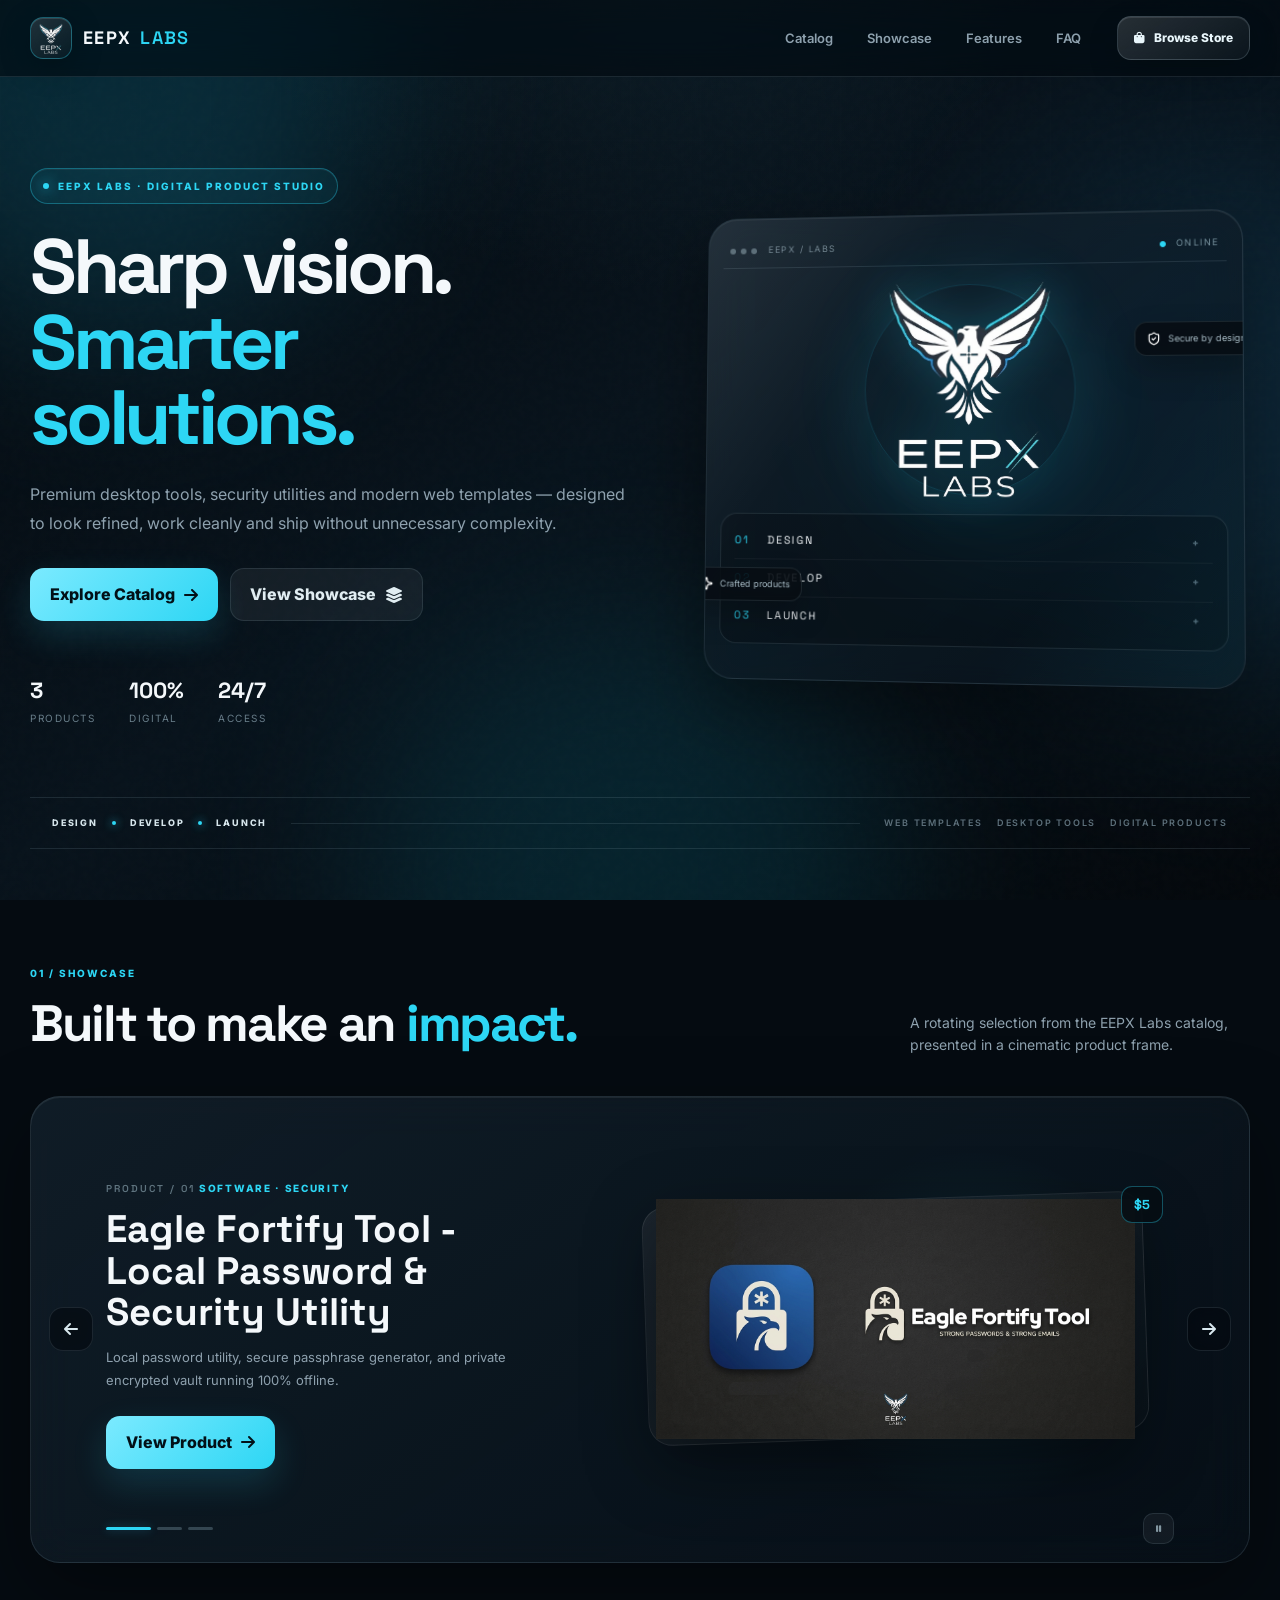
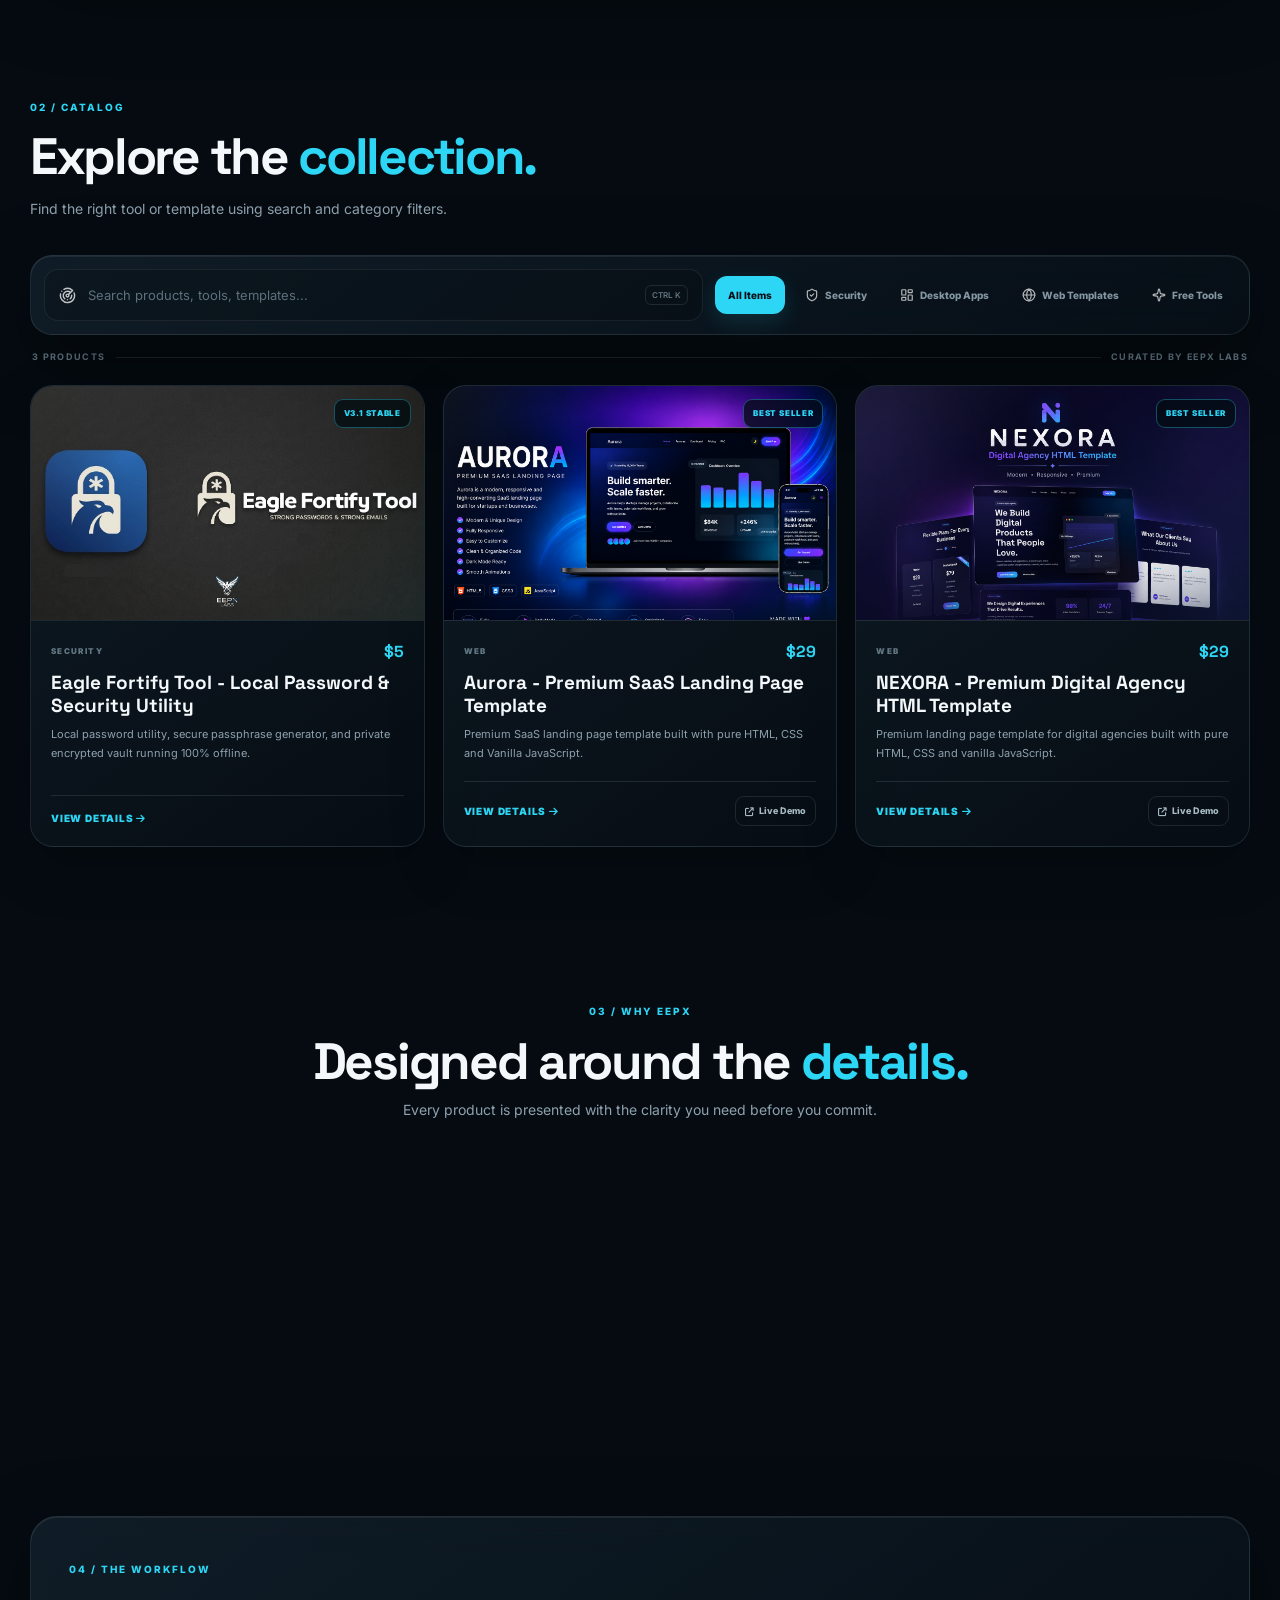
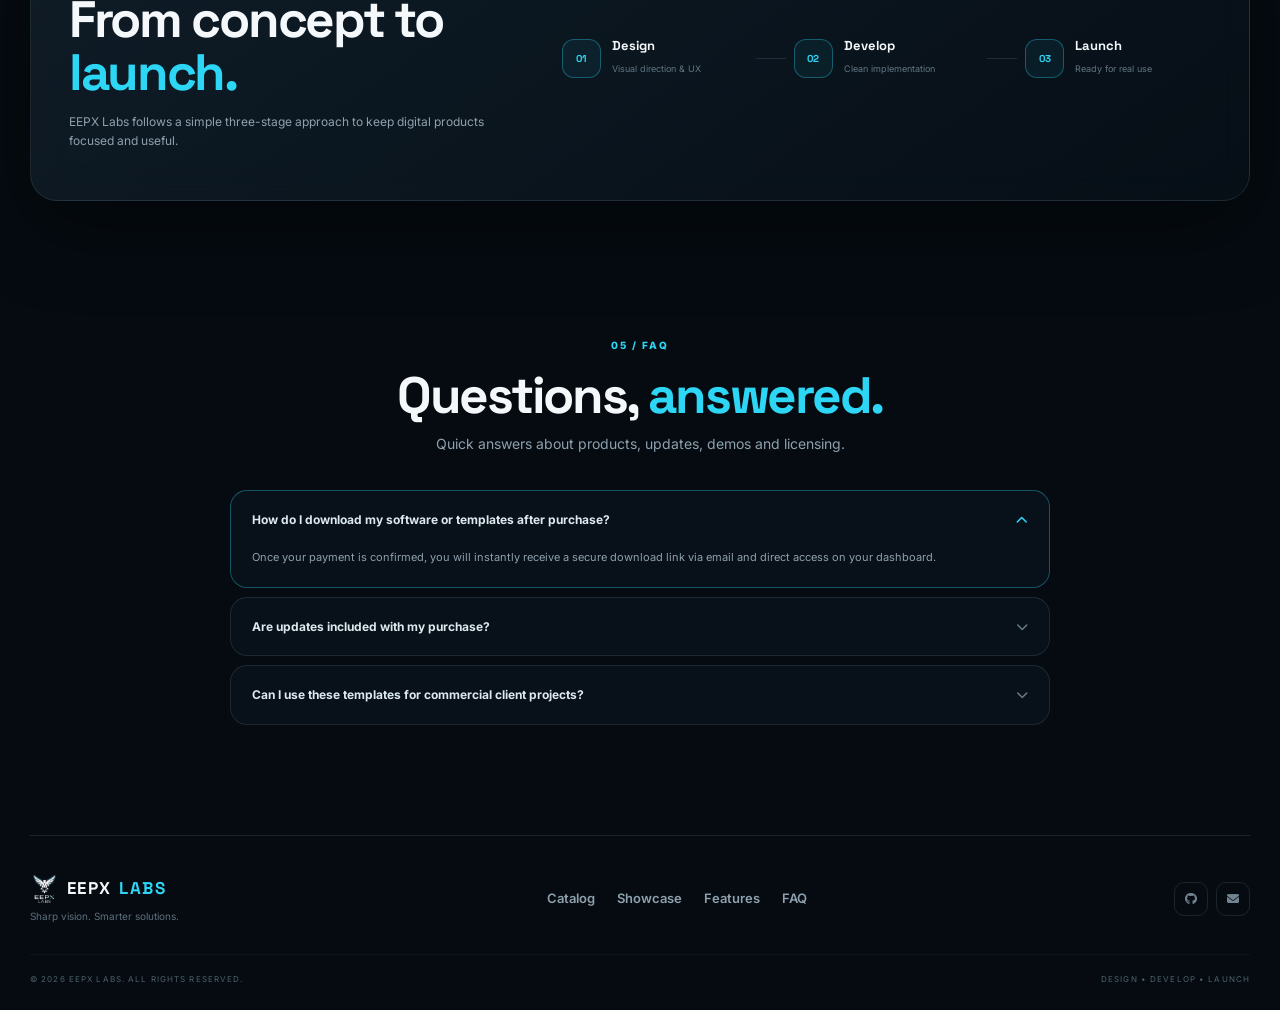
<file: index.html>
<!DOCTYPE html>
<html lang="en" dir="ltr">
<head>
    <meta charset="UTF-8">
    <meta name="viewport" content="width=device-width, initial-scale=1.0">
    <title>EEPX Labs | Digital Products & Web Templates</title>
    <meta name="description" content="EEPX Labs — premium software, desktop tools and web templates.">
    <meta name="theme-color" content="#07111a">
    <link rel="icon" type="image/png" href="favicon.png">
    <link rel="preconnect" href="https://fonts.googleapis.com">
    <link rel="preconnect" href="https://fonts.gstatic.com" crossorigin>
    <link href="https://fonts.googleapis.com/css2?family=Inter:wght@300;400;500;600;700;800;900&family=Space+Grotesk:wght@400;500;600;700&display=swap" rel="stylesheet">
    <link rel="stylesheet" href="https://cdnjs.cloudflare.com/ajax/libs/font-awesome/6.4.0/css/all.min.css">
    <link rel="stylesheet" href="style.css">
</head>
<body>
    <div class="ambient-bg" aria-hidden="true">
        <span class="ambient-orb orb-a"></span>
        <span class="ambient-orb orb-b"></span>
        <span class="ambient-orb orb-c"></span>
        <span class="grid-overlay"></span>
        <span class="noise-overlay"></span>
    </div>

    <div class="site-shell">
        <header class="site-header" id="site-header">
            <div class="nav-wrap">
                <a href="#" class="brand" aria-label="EEPX Labs home">
                    <span class="brand-mark"><img src="logo_darkmode.png" alt=""></span>
                    <span class="brand-word">EEPX <b>LABS</b></span>
                </a>

                <nav class="desktop-nav" aria-label="Main navigation">
                    <a href="#store">Catalog</a>
                    <a href="#showcase">Showcase</a>
                    <a href="#features">Features</a>
                    <a href="#faq">FAQ</a>
                </nav>

                <div class="nav-actions">
                    <a href="#store" class="metal-button small">
                        <i class="fa-solid fa-bag-shopping"></i>
                        <span>Browse Store</span>
                    </a>
                    <button class="mobile-menu-button" id="mobile-menu-button" aria-label="Open menu" aria-expanded="false">
                        <i class="fa-solid fa-bars"></i>
                    </button>
                </div>
            </div>

            <nav class="mobile-nav" id="mobile-nav">
                <a href="#store">Catalog</a>
                <a href="#showcase">Showcase</a>
                <a href="#features">Features</a>
                <a href="#faq">FAQ</a>
            </nav>
        </header>

        <main>
            <section class="hero-section">
                <div class="hero-copy reveal">
                    <div class="eyebrow"><span class="status-dot"></span> EEPX LABS · DIGITAL PRODUCT STUDIO</div>
                    <h1>Sharp vision.<br><span>Smarter solutions.</span></h1>
                    <p>Premium desktop tools, security utilities and modern web templates — designed to look refined, work cleanly and ship without unnecessary complexity.</p>

                    <div class="hero-actions">
                        <a href="#store" class="primary-button">
                            Explore Catalog <i class="fa-solid fa-arrow-right"></i>
                        </a>
                        <a href="#showcase" class="secondary-button">
                            View Showcase <i class="fa-solid fa-layer-group"></i>
                        </a>
                    </div>

                    <div class="hero-metrics">
                        <div><strong id="product-count">0</strong><span>Products</span></div>
                        <div><strong>100%</strong><span>Digital</span></div>
                        <div><strong>24/7</strong><span>Access</span></div>
                    </div>
                </div>

                <div class="hero-visual reveal delay-1">
                    <div class="hero-glow"></div>
                    <div class="hero-frame glass-panel">
                        <div class="window-bar">
                            <div class="window-dots"><i></i><i></i><i></i></div>
                            <span>EEPX / LABS</span>
                            <span class="window-status"><i class="fa-solid fa-circle"></i> ONLINE</span>
                        </div>

                        <div class="hero-eagle">
                            <img src="logo_darkmode.png" alt="EEPX Labs">
                        </div>

                        <div class="hero-console">
                            <div class="console-line"><span class="cyan">01</span><span>DESIGN</span><b>+</b></div>
                            <div class="console-line"><span class="cyan">02</span><span>DEVELOP</span><b>+</b></div>
                            <div class="console-line"><span class="cyan">03</span><span>LAUNCH</span><b>+</b></div>
                        </div>

                        <div class="floating-chip chip-top"><img src="assets/shield-check.svg" alt=""> Secure by design</div>
                        <div class="floating-chip chip-bottom"><img src="assets/sparkle.svg" alt=""> Crafted products</div>
                    </div>
                </div>
            </section>

            <section class="trust-strip">
                <span>DESIGN</span><i></i><span>DEVELOP</span><i></i><span>LAUNCH</span>
                <em></em>
                <span class="muted">WEB TEMPLATES</span><span class="muted">DESKTOP TOOLS</span><span class="muted">DIGITAL PRODUCTS</span>
            </section>

            <section class="section showcase-section" id="showcase">
                <div class="section-heading split-heading">
                    <div>
                        <span class="section-kicker">01 / SHOWCASE</span>
                        <h2>Built to make an <span>impact.</span></h2>
                    </div>
                    <p>A rotating selection from the EEPX Labs catalog, presented in a cinematic product frame.</p>
                </div>

                <div class="showcase-slider glass-panel" id="showcase-slider">
                    <div class="showcase-track" id="showcase-track"></div>
                    <button class="slider-arrow slider-prev" id="slider-prev" aria-label="Previous slide"><i class="fa-solid fa-arrow-left"></i></button>
                    <button class="slider-arrow slider-next" id="slider-next" aria-label="Next slide"><i class="fa-solid fa-arrow-right"></i></button>
                    <div class="slider-controls">
                        <div class="slider-dots" id="slider-dots"></div>
                        <button class="autoplay-toggle" id="autoplay-toggle" aria-label="Pause slider"><i class="fa-solid fa-pause"></i></button>
                    </div>
                </div>
            </section>

            <section class="section catalog-section" id="store">
                <div class="section-heading">
                    <span class="section-kicker">02 / CATALOG</span>
                    <h2>Explore the <span>collection.</span></h2>
                    <p>Find the right tool or template using search and category filters.</p>
                </div>

                <div class="catalog-toolbar glass-panel">
                    <div class="search-field">
                        <img src="assets/radar.svg" alt="">
                        <input type="search" id="search-input" placeholder="Search products, tools, templates..." autocomplete="off">
                        <kbd>CTRL K</kbd>
                    </div>

                    <div class="filter-scroll" id="filter-container">
                        <button class="filter-btn active" data-filter="all">All Items</button>
                        <button class="filter-btn" data-filter="security"><img src="assets/shield-check.svg" alt=""> Security</button>
                        <button class="filter-btn" data-filter="desktop"><img src="assets/layout-dashboard.svg" alt=""> Desktop Apps</button>
                        <button class="filter-btn" data-filter="web"><img src="assets/globe.svg" alt=""> Web Templates</button>
                        <button class="filter-btn" data-filter="free-tools"><img src="assets/sparkle.svg" alt=""> Free Tools</button>
                    </div>
                </div>

                <div class="catalog-meta">
                    <span id="results-count">0 products</span>
                    <span class="catalog-line"></span>
                    <span>Curated by EEPX Labs</span>
                </div>

                <div id="products-grid" class="products-grid"></div>
            </section>

            <section class="section features-section" id="features">
                <div class="section-heading center">
                    <span class="section-kicker">03 / WHY EEPX</span>
                    <h2>Designed around the <span>details.</span></h2>
                    <p>Every product is presented with the clarity you need before you commit.</p>
                </div>

                <div class="features-grid">
                    <article class="feature-card glass-panel reveal">
                        <div class="feature-icon"><img src="assets/clipboard-check.svg" alt=""></div>
                        <span class="feature-index">01</span>
                        <h3>Clean & Practical</h3>
                        <p>Structured files, understandable interfaces and focused functionality without unnecessary layers.</p>
                    </article>
                    <article class="feature-card glass-panel reveal delay-1">
                        <div class="feature-icon"><img src="assets/shield-check.svg" alt=""></div>
                        <span class="feature-index">02</span>
                        <h3>Privacy Minded</h3>
                        <p>Products are built with transparent behavior and clear product information at the center.</p>
                    </article>
                    <article class="feature-card glass-panel reveal delay-2">
                        <div class="feature-icon"><img src="assets/eye.svg" alt=""></div>
                        <span class="feature-index">03</span>
                        <h3>Preview Before You Buy</h3>
                        <p>Explore dedicated product pages and live demos where available before making a decision.</p>
                    </article>
                    <article class="feature-card glass-panel reveal">
                        <div class="feature-icon"><img src="assets/download.svg" alt=""></div>
                        <span class="feature-index">04</span>
                        <h3>Digital Delivery</h3>
                        <p>Digital products are designed for a straightforward workflow from purchase to download.</p>
                    </article>
                </div>
            </section>

            <section class="section workflow-section">
                <div class="workflow-card glass-panel">
                    <div class="workflow-copy">
                        <span class="section-kicker">04 / THE WORKFLOW</span>
                        <h2>From concept to <span>launch.</span></h2>
                        <p>EEPX Labs follows a simple three-stage approach to keep digital products focused and useful.</p>
                    </div>
                    <div class="workflow-steps">
                        <div class="workflow-step"><span>01</span><div><b>Design</b><small>Visual direction & UX</small></div></div>
                        <div class="workflow-connector"></div>
                        <div class="workflow-step"><span>02</span><div><b>Develop</b><small>Clean implementation</small></div></div>
                        <div class="workflow-connector"></div>
                        <div class="workflow-step"><span>03</span><div><b>Launch</b><small>Ready for real use</small></div></div>
                    </div>
                </div>
            </section>

            <section class="section faq-section" id="faq">
                <div class="section-heading center">
                    <span class="section-kicker">05 / FAQ</span>
                    <h2>Questions, <span>answered.</span></h2>
                    <p>Quick answers about products, updates, demos and licensing.</p>
                </div>
                <div class="faq-list" id="faq-container"></div>
            </section>
        </main>

        <footer class="site-footer">
            <div class="footer-main">
                <div>
                    <a href="#" class="footer-brand"><img src="logo_darkmode.png" alt=""> EEPX <span>LABS</span></a>
                    <p>Sharp vision. Smarter solutions.</p>
                </div>
                <div class="footer-links">
                    <a href="#store">Catalog</a>
                    <a href="#showcase">Showcase</a>
                    <a href="#features">Features</a>
                    <a href="#faq">FAQ</a>
                </div>
                <div class="footer-social">
                    <a href="https://github.com" target="_blank" rel="noopener" aria-label="GitHub"><i class="fa-brands fa-github"></i></a>
                    <a href="mailto:contact@eepxlabs.com" aria-label="Email"><i class="fa-solid fa-envelope"></i></a>
                </div>
            </div>
            <div class="footer-bottom">
                <span>© 2026 EEPX Labs. All rights reserved.</span>
                <span>DESIGN • DEVELOP • LAUNCH</span>
            </div>
        </footer>
    </div>

    <div class="quick-modal" id="product-modal" aria-hidden="true">
        <div class="modal-backdrop" id="modal-backdrop"></div>
        <div class="modal-card" id="modal-content" role="dialog" aria-modal="true">
            <button class="modal-close" id="close-modal-btn" aria-label="Close"><i class="fa-solid fa-xmark"></i></button>
            <div id="modal-body"></div>
        </div>
    </div>

    <button class="back-to-top" id="back-to-top" aria-label="Back to top"><i class="fa-solid fa-arrow-up"></i></button>

    <script src="products.js"></script>
    <script src="script.js"></script>
</body>
</html>
</file>
<file: style.css>
/* =========================================================
   EEPX LABS — Modern Glass / Metallic Design System
   ========================================================= */

:root {
    --bg: #050b11;
    --bg-soft: #09131c;
    --panel: rgba(13, 24, 34, .68);
    --panel-strong: rgba(11, 21, 30, .88);
    --line: rgba(164, 190, 207, .14);
    --line-bright: rgba(45, 214, 244, .34);
    --text: #f4f8fb;
    --muted: #8ea1ae;
    --cyan: #2dd6f4;
    --cyan-soft: rgba(45, 214, 244, .13);
    --shadow: 0 28px 80px rgba(0, 0, 0, .38);
    --radius: 24px;
    --max: 1220px;
}

* { box-sizing: border-box; }
html { scroll-behavior: smooth; scroll-padding-top: 92px; }
body {
    margin: 0;
    font-family: Inter, sans-serif;
    color: var(--text);
    background: var(--bg);
    overflow-x: hidden;
    line-height: 1.6;
}
body.modal-open { overflow: hidden; }
a { color: inherit; text-decoration: none; }
button, input { font: inherit; }
button { border: 0; cursor: pointer; }

.ambient-bg { position: fixed; inset: 0; z-index: -2; overflow: hidden; background:
    radial-gradient(circle at 50% -15%, rgba(40, 93, 115, .24), transparent 35%),
    linear-gradient(145deg, #03080d 0%, #07121b 48%, #03070b 100%);
}
.ambient-orb { position: absolute; width: 42vw; height: 42vw; border-radius: 50%; filter: blur(90px); opacity: .28; }
.orb-a { top: -22%; left: -12%; background: #117b9a; animation: floatOrb 12s ease-in-out infinite; }
.orb-b { right: -18%; top: 18%; background: #185b82; animation: floatOrb 15s ease-in-out infinite reverse; }
.orb-c { bottom: -28%; left: 28%; background: #07586a; animation: floatOrb 18s ease-in-out infinite; }
.grid-overlay { position: absolute; inset: 0; opacity: .16; background-image:
    linear-gradient(rgba(255,255,255,.035) 1px, transparent 1px),
    linear-gradient(90deg, rgba(255,255,255,.035) 1px, transparent 1px);
    background-size: 70px 70px;
    mask-image: linear-gradient(to bottom, black, transparent 85%);
}
.noise-overlay { position: absolute; inset: 0; opacity: .035; background-image: url("data:image/svg+xml,%3Csvg viewBox='0 0 160 160' xmlns='http://www.w3.org/2000/svg'%3E%3Cfilter id='n'%3E%3CfeTurbulence type='fractalNoise' baseFrequency='.8' numOctaves='3' stitchTiles='stitch'/%3E%3C/filter%3E%3Crect width='100%25' height='100%25' filter='url(%23n)' opacity='.5'/%3E%3C/svg%3E"); }

.site-shell { min-height: 100vh; position: relative; }
.site-header {
    position: sticky; top: 0; z-index: 100;
    background: rgba(4, 10, 15, .62);
    border-bottom: 1px solid var(--line);
    backdrop-filter: blur(22px) saturate(145%);
    -webkit-backdrop-filter: blur(22px) saturate(145%);
}
.nav-wrap { width: min(var(--max), calc(100% - 40px)); min-height: 76px; margin: auto; display: flex; align-items: center; justify-content: space-between; gap: 24px; }
.brand { display: inline-flex; align-items: center; gap: 11px; font-family: "Space Grotesk", sans-serif; font-weight: 700; letter-spacing: .08em; }
.brand-mark { width: 42px; height: 42px; display: grid; place-items: center; border: 1px solid var(--line-bright); border-radius: 13px; background: linear-gradient(145deg, rgba(255,255,255,.12), rgba(255,255,255,.025)); box-shadow: inset 0 1px rgba(255,255,255,.12), 0 8px 30px rgba(0,0,0,.25); }
.brand-mark img { width: 31px; height: 31px; object-fit: contain; }
.brand-word { font-size: 18px; }
.brand-word b { color: var(--cyan); font-weight: 600; margin-left: 3px; }
.desktop-nav { display: flex; align-items: center; gap: 34px; margin-left: auto; margin-right: 12px; }
.desktop-nav a, .footer-links a { color: var(--muted); font-size: 13px; font-weight: 600; transition: .25s ease; }
.desktop-nav a:hover, .footer-links a:hover { color: var(--cyan); }
.nav-actions { display: flex; align-items: center; gap: 10px; }
.metal-button, .primary-button, .secondary-button {
    display: inline-flex; align-items: center; justify-content: center; gap: 9px;
    border-radius: 14px; font-weight: 800; transition: transform .25s ease, border-color .25s ease, box-shadow .25s ease, background .25s ease;
}
.metal-button.small { padding: 11px 16px; font-size: 12px; color: #e9f6fb; border: 1px solid rgba(174,205,220,.2); background: linear-gradient(145deg, rgba(255,255,255,.14), rgba(255,255,255,.035)); box-shadow: inset 0 1px rgba(255,255,255,.1), 0 12px 30px rgba(0,0,0,.18); }
.metal-button:hover, .secondary-button:hover { transform: translateY(-2px); border-color: var(--line-bright); box-shadow: 0 12px 34px rgba(0,0,0,.24), 0 0 25px rgba(45,214,244,.08); }
.mobile-menu-button { display: none; width: 42px; height: 42px; border-radius: 13px; color: var(--text); background: rgba(255,255,255,.06); border: 1px solid var(--line); }
.mobile-nav { display: none; width: min(var(--max), calc(100% - 40px)); margin: 0 auto 12px; padding: 8px; border: 1px solid var(--line); border-radius: 18px; background: rgba(7,17,25,.88); }
.mobile-nav.open { display: grid; }
.mobile-nav a { padding: 12px; border-radius: 11px; color: var(--muted); }
.mobile-nav a:hover { background: var(--cyan-soft); color: var(--cyan); }

.hero-section { width: min(var(--max), calc(100% - 40px)); min-height: 720px; margin: auto; display: grid; grid-template-columns: 1.03fr .97fr; align-items: center; gap: 60px; padding: 90px 0 70px; }
.eyebrow, .section-kicker { color: var(--cyan); font-size: 10px; font-weight: 800; letter-spacing: .2em; text-transform: uppercase; }
.eyebrow { display: inline-flex; align-items: center; gap: 9px; padding: 9px 12px; border: 1px solid var(--line-bright); border-radius: 999px; background: rgba(45,214,244,.06); box-shadow: inset 0 1px rgba(255,255,255,.05); }
.status-dot { width: 6px; height: 6px; border-radius: 50%; background: var(--cyan); box-shadow: 0 0 14px var(--cyan); }
.hero-copy h1 { font-family: "Space Grotesk", sans-serif; font-size: clamp(50px, 6vw, 82px); line-height: .98; letter-spacing: -.055em; margin: 25px 0; max-width: 700px; }
.hero-copy h1 span, .section-heading h2 span, .workflow-copy h2 span { color: var(--cyan); }
.hero-copy > p { max-width: 610px; color: var(--muted); font-size: 16px; line-height: 1.8; margin-bottom: 30px; }
.hero-actions { display: flex; flex-wrap: wrap; gap: 12px; }
.primary-button { padding: 14px 20px; color: #021017; background: linear-gradient(135deg, #7beaff, var(--cyan)); box-shadow: 0 14px 35px rgba(45,214,244,.16); }
.primary-button:hover { transform: translateY(-3px); box-shadow: 0 18px 45px rgba(45,214,244,.25); }
.secondary-button { padding: 13px 19px; color: #e1edf2; border: 1px solid var(--line); background: rgba(255,255,255,.055); }
.hero-metrics { display: flex; gap: 34px; margin-top: 52px; }
.hero-metrics div { display: grid; gap: 1px; }
.hero-metrics strong { font-family: "Space Grotesk", sans-serif; font-size: 22px; }
.hero-metrics span { color: #687d89; font-size: 10px; text-transform: uppercase; letter-spacing: .15em; }

.glass-panel { background: linear-gradient(145deg, rgba(20,34,45,.76), rgba(8,17,25,.62)); border: 1px solid var(--line); box-shadow: var(--shadow), inset 0 1px rgba(255,255,255,.07); backdrop-filter: blur(22px) saturate(135%); -webkit-backdrop-filter: blur(22px) saturate(135%); }
.hero-visual { position: relative; min-height: 520px; display: grid; place-items: center; }
.hero-glow { position: absolute; width: 72%; height: 72%; border-radius: 50%; background: radial-gradient(circle, rgba(45,214,244,.18), transparent 65%); filter: blur(25px); }
.hero-frame { width: min(100%, 540px); min-height: 470px; border-radius: 30px; padding: 15px; position: relative; overflow: hidden; transform: perspective(1000px) rotateY(-5deg) rotateX(2deg); }
.hero-frame::before { content: ""; position: absolute; inset: 0; background: linear-gradient(125deg, rgba(255,255,255,.08), transparent 30%, transparent 70%, rgba(45,214,244,.06)); pointer-events: none; }
.window-bar { height: 36px; display: flex; align-items: center; gap: 12px; color: #718590; font-size: 9px; letter-spacing: .17em; padding: 0 7px; border-bottom: 1px solid var(--line); }
.window-dots { display: flex; gap: 5px; }
.window-dots i { width: 6px; height: 6px; border-radius: 50%; background: #536671; }
.window-status { margin-left: auto; color: #75909c; }
.window-status i { color: var(--cyan); font-size: 6px; margin-right: 4px; }
.hero-eagle { height: 250px; display: grid; place-items: center; position: relative; }
.hero-eagle::after { content: ""; position: absolute; width: 210px; height: 210px; border-radius: 50%; border: 1px solid rgba(45,214,244,.14); box-shadow: 0 0 80px rgba(45,214,244,.12); }
.hero-eagle img { width: 220px; height: 220px; object-fit: contain; filter: drop-shadow(0 0 24px rgba(45,214,244,.22)); position: relative; z-index: 1; }
.hero-console { border: 1px solid var(--line); border-radius: 17px; padding: 8px 14px; background: rgba(0,0,0,.18); }
.console-line { display: grid; grid-template-columns: 34px 1fr 20px; align-items: center; min-height: 38px; border-bottom: 1px solid rgba(255,255,255,.045); font-family: "Space Grotesk", sans-serif; font-size: 11px; letter-spacing: .16em; }
.console-line:last-child { border: 0; }
.console-line .cyan { color: var(--cyan); }
.console-line b { color: #516774; }
.floating-chip { position: absolute; display: flex; align-items: center; gap: 7px; padding: 9px 11px; color: #a9bdc7; font-size: 9px; border: 1px solid var(--line); border-radius: 12px; background: rgba(5,12,18,.82); backdrop-filter: blur(15px); box-shadow: 0 14px 30px rgba(0,0,0,.25); z-index: 3; }
.floating-chip img { width: 14px; height: 14px; }
.chip-top { top: 110px; right: -15px; }
.chip-bottom { bottom: 78px; left: -18px; }

.trust-strip { width: min(var(--max), calc(100% - 40px)); margin: 0 auto; padding: 18px 22px; display: flex; align-items: center; gap: 14px; border-top: 1px solid var(--line); border-bottom: 1px solid var(--line); color: #d7e6ec; font-size: 9px; font-weight: 800; letter-spacing: .2em; }
.trust-strip i { width: 4px; height: 4px; background: var(--cyan); border-radius: 50%; box-shadow: 0 0 9px var(--cyan); }
.trust-strip em { flex: 1; height: 1px; background: var(--line); margin: 0 10px; }
.trust-strip .muted { color: #5d707b; font-weight: 600; }

.section { width: min(var(--max), calc(100% - 40px)); margin: auto; padding: 110px 0 20px; }
.section-heading { margin-bottom: 35px; }
.section-heading h2, .workflow-copy h2 { font-family: "Space Grotesk", sans-serif; font-size: clamp(34px, 4vw, 52px); letter-spacing: -.045em; line-height: 1.05; margin: 12px 0 10px; }
.section-heading p { color: var(--muted); font-size: 14px; max-width: 600px; }
.section-heading.center { text-align: center; }
.section-heading.center p { margin: auto; }
.split-heading { display: grid; grid-template-columns: 1fr 340px; align-items: end; gap: 30px; }
.split-heading p { margin: 0 0 4px auto; }

.showcase-slider { min-height: 465px; border-radius: 30px; position: relative; overflow: hidden; }
.showcase-track { height: 100%; min-height: 465px; display: flex; transition: transform .65s cubic-bezier(.16,1,.3,1); }
.showcase-slide { min-width: 100%; padding: 44px 75px 65px; display: grid; grid-template-columns: .9fr 1.1fr; align-items: center; gap: 55px; position: relative; overflow: hidden; }
.showcase-slide::after { content: ""; position: absolute; width: 380px; height: 380px; right: 7%; top: 50%; transform: translateY(-50%); border-radius: 50%; background: radial-gradient(circle, rgba(45,214,244,.1), transparent 67%); pointer-events: none; }
.slide-index { color: #5f747f; font: 600 10px "Space Grotesk", sans-serif; letter-spacing: .2em; }
.slide-category { display: inline-flex; margin: 12px 0; color: var(--cyan); font-size: 10px; font-weight: 800; text-transform: uppercase; letter-spacing: .17em; }
.showcase-slide h3 { margin: 0 0 13px; font: 700 clamp(26px, 3vw, 42px)/1.08 "Space Grotesk", sans-serif; max-width: 540px; }
.showcase-slide p { color: var(--muted); font-size: 13px; max-width: 500px; line-height: 1.8; }
.slide-actions { display: flex; gap: 10px; margin-top: 23px; }
.slide-visual { position: relative; z-index: 1; height: 315px; display: grid; place-items: center; }
.slide-visual::before { content: ""; position: absolute; inset: 12% 5%; border: 1px solid rgba(255,255,255,.09); border-radius: 24px; transform: rotate(-2deg); background: linear-gradient(145deg, rgba(255,255,255,.07), rgba(255,255,255,.015)); }
.slide-visual img { width: 86%; height: 86%; object-fit: contain; position: relative; z-index: 2; border-radius: 17px; filter: drop-shadow(0 25px 35px rgba(0,0,0,.45)); }
.slide-price { position: absolute; right: 2%; top: 8%; z-index: 4; padding: 9px 12px; border: 1px solid var(--line-bright); border-radius: 11px; background: rgba(5,13,19,.85); color: var(--cyan); font: 800 13px "Space Grotesk"; backdrop-filter: blur(14px); }
.slider-arrow { position: absolute; top: 50%; transform: translateY(-50%); width: 44px; height: 44px; display: grid; place-items: center; border: 1px solid var(--line); border-radius: 14px; color: #d9e9ef; background: rgba(3,10,15,.68); backdrop-filter: blur(14px); z-index: 5; transition: .25s ease; }
.slider-arrow:hover { border-color: var(--line-bright); color: var(--cyan); background: rgba(45,214,244,.08); }
.slider-prev { left: 18px; } .slider-next { right: 18px; }
.slider-controls { position: absolute; bottom: 18px; left: 75px; right: 75px; display: flex; align-items: center; justify-content: space-between; z-index: 6; }
.slider-dots { display: flex; gap: 6px; }
.slider-dot { width: 25px; height: 3px; padding: 0; border-radius: 99px; background: #344651; transition: .3s; }
.slider-dot.active { width: 45px; background: var(--cyan); box-shadow: 0 0 10px rgba(45,214,244,.3); }
.autoplay-toggle { width: 31px; height: 31px; display: grid; place-items: center; border-radius: 10px; color: #8296a0; background: rgba(255,255,255,.05); border: 1px solid var(--line); font-size: 9px; }

.catalog-toolbar { border-radius: 22px; padding: 13px; display: grid; grid-template-columns: minmax(260px, 1fr) auto; gap: 12px; }
.search-field { min-height: 52px; display: flex; align-items: center; gap: 10px; padding: 0 14px; border-radius: 14px; border: 1px solid rgba(255,255,255,.07); background: rgba(0,0,0,.17); }
.search-field > img { width: 17px; height: 17px; opacity: .75; }
.search-field input { flex: 1; min-width: 0; border: 0; outline: 0; color: var(--text); background: transparent; font-size: 13px; }
.search-field input::placeholder { color: #5d707c; }
.search-field kbd { color: #617580; font: 600 8px Inter; padding: 4px 6px; border: 1px solid var(--line); border-radius: 6px; }
.filter-scroll { display: flex; align-items: center; justify-content: flex-end; gap: 7px; flex-wrap: wrap; }
.filter-btn { display: inline-flex; align-items: center; gap: 6px; padding: 10px 12px; white-space: nowrap; color: #8396a1; border: 1px solid transparent; border-radius: 12px; background: transparent; font-size: 10px; font-weight: 800; transition: .25s ease; }
.filter-btn img { width: 14px; height: 14px; opacity: .7; }
.filter-btn:hover { color: #dcecf2; border-color: var(--line); background: rgba(255,255,255,.035); }
.filter-btn.active { color: #041016; border-color: transparent; background: var(--cyan); box-shadow: 0 8px 22px rgba(45,214,244,.14); }
.filter-btn.active img { filter: brightness(.3); opacity: 1; }
.catalog-meta { display: flex; align-items: center; gap: 10px; margin: 15px 2px 20px; color: #627783; font-size: 9px; font-weight: 700; text-transform: uppercase; letter-spacing: .15em; }
.catalog-line { flex: 1; height: 1px; background: var(--line); }

.products-grid { display: grid; grid-template-columns: repeat(3, 1fr); gap: 18px; }
.product-card { position: relative; display: flex; flex-direction: column; min-height: 100%; border-radius: 23px; overflow: hidden; background: linear-gradient(145deg, rgba(17,31,41,.78), rgba(7,14,21,.74)); border: 1px solid var(--line); box-shadow: 0 20px 55px rgba(0,0,0,.2), inset 0 1px rgba(255,255,255,.05); transition: transform .4s cubic-bezier(.16,1,.3,1), border-color .3s, box-shadow .4s; cursor: pointer; }
.product-card:hover { transform: translateY(-8px); border-color: var(--line-bright); box-shadow: 0 30px 70px rgba(0,0,0,.35), 0 0 30px rgba(45,214,244,.05); }
.card-image-container { height: 235px; position: relative; display: grid; place-items: center; overflow: hidden; background: radial-gradient(circle at 50% 30%, rgba(45,214,244,.09), transparent 50%), #071018; border-bottom: 1px solid var(--line); }
.card-image-container::before { content: ""; position: absolute; inset: 0; background: linear-gradient(135deg, rgba(255,255,255,.06), transparent 30%, transparent 70%, rgba(45,214,244,.05)); }
.card-image-container img { width: 100%; height: 100%; object-fit: cover; transition: transform .55s cubic-bezier(.16,1,.3,1); }
.product-card:hover .card-image-container img { transform: scale(1.06); }
.card-fallback { width: 100px; height: 100px; object-fit: contain !important; opacity: .65; }
.product-badge { position: absolute; top: 13px; right: 13px; z-index: 3; padding: 7px 9px; border: 1px solid var(--line-bright); border-radius: 9px; color: var(--cyan); background: rgba(3,12,18,.76); backdrop-filter: blur(12px); font-size: 8px; font-weight: 900; letter-spacing: .08em; text-transform: uppercase; }
.product-content { padding: 20px; display: flex; flex-direction: column; flex: 1; }
.product-top { display: flex; justify-content: space-between; align-items: center; gap: 10px; margin-bottom: 10px; }
.product-category { color: #627783; font-size: 8px; font-weight: 900; text-transform: uppercase; letter-spacing: .17em; }
.product-price { color: var(--cyan); font: 800 16px "Space Grotesk"; }
.product-card h3 { margin: 0 0 8px; font: 700 19px/1.2 "Space Grotesk"; }
.product-card p { color: var(--muted); font-size: 11px; line-height: 1.7; margin: 0 0 18px; }
.product-footer { margin-top: auto; padding-top: 14px; display: flex; justify-content: space-between; align-items: center; gap: 8px; border-top: 1px solid var(--line); }
.details-link { color: var(--cyan); font-size: 10px; font-weight: 900; text-transform: uppercase; letter-spacing: .08em; transition: .25s; }
.product-card:hover .details-link { letter-spacing: .12em; }
.demo-link { display: inline-flex; gap: 5px; align-items: center; padding: 7px 9px; border: 1px solid var(--line); border-radius: 9px; color: #a8bbc5; font-size: 9px; font-weight: 800; }
.demo-link:hover { color: var(--cyan); border-color: var(--line-bright); }
.empty-state { grid-column: 1/-1; text-align: center; padding: 70px 20px; border: 1px dashed var(--line); border-radius: 22px; color: #627783; }
.empty-state img { width: 36px; opacity: .65; margin-bottom: 12px; }
.empty-state p { margin: 0; font-size: 12px; }

.features-section { padding-top: 130px; }
.features-grid { display: grid; grid-template-columns: repeat(4, 1fr); gap: 15px; }
.feature-card { min-height: 255px; border-radius: 21px; padding: 24px; position: relative; overflow: hidden; transition: .35s ease; }
.feature-card:hover { transform: translateY(-5px); border-color: var(--line-bright); }
.feature-card::after { content: ""; position: absolute; width: 140px; height: 140px; right: -70px; bottom: -70px; border-radius: 50%; background: rgba(45,214,244,.07); filter: blur(20px); }
.feature-icon { width: 45px; height: 45px; display: grid; place-items: center; border-radius: 14px; background: rgba(45,214,244,.08); border: 1px solid rgba(45,214,244,.2); }
.feature-icon img { width: 21px; height: 21px; }
.feature-index { display: block; margin-top: 24px; color: #506572; font: 700 9px "Space Grotesk"; letter-spacing: .15em; }
.feature-card h3 { margin: 8px 0 8px; font: 700 18px "Space Grotesk"; }
.feature-card p { margin: 0; color: var(--muted); font-size: 11px; line-height: 1.75; }

.workflow-section { padding-top: 85px; }
.workflow-card { padding: 38px; border-radius: 27px; display: grid; grid-template-columns: .8fr 1.2fr; align-items: center; gap: 60px; }
.workflow-copy p { color: var(--muted); font-size: 12px; max-width: 430px; }
.workflow-steps { display: flex; align-items: center; }
.workflow-step { flex: 1; display: flex; align-items: center; gap: 11px; }
.workflow-step > span { width: 39px; height: 39px; flex: 0 0 auto; display: grid; place-items: center; border-radius: 12px; border: 1px solid var(--line-bright); color: var(--cyan); background: rgba(45,214,244,.06); font: 700 10px "Space Grotesk"; }
.workflow-step b { display: block; font: 700 13px "Space Grotesk"; }
.workflow-step small { color: #617682; font-size: 9px; }
.workflow-connector { width: 30px; height: 1px; background: var(--line); margin: 0 8px; }

.faq-section { padding-bottom: 110px; }
.faq-list { max-width: 820px; margin: auto; display: grid; gap: 9px; }
.faq-item { border-radius: 17px; overflow: hidden; border: 1px solid var(--line); background: rgba(11,22,31,.58); transition: .3s ease; }
.faq-item.open { border-color: var(--line-bright); }
.faq-question { width: 100%; display: flex; align-items: center; justify-content: space-between; gap: 20px; text-align: left; padding: 19px 21px; color: #dce9ee; background: transparent; font-size: 12px; font-weight: 700; }
.faq-question i { color: #657984; transition: .3s; }
.faq-item.open .faq-question i { transform: rotate(180deg); color: var(--cyan); }
.faq-answer { max-height: 0; overflow: hidden; padding: 0 21px; color: var(--muted); font-size: 11px; line-height: 1.8; transition: max-height .35s ease, padding .35s ease; }
.faq-item.open .faq-answer { max-height: 180px; padding: 0 21px 19px; }

.site-footer { width: min(var(--max), calc(100% - 40px)); margin: auto; border-top: 1px solid var(--line); padding: 38px 0 25px; }
.footer-main { display: flex; align-items: center; justify-content: space-between; gap: 25px; }
.footer-brand { display: flex; align-items: center; gap: 8px; font: 800 17px "Space Grotesk"; letter-spacing: .08em; }
.footer-brand img { width: 29px; height: 29px; object-fit: contain; }
.footer-brand span { color: var(--cyan); }
.footer-main p { color: #5d707b; font-size: 10px; margin: 5px 0 0; }
.footer-links { display: flex; gap: 22px; }
.footer-social { display: flex; gap: 8px; }
.footer-social a { width: 34px; height: 34px; display: grid; place-items: center; border: 1px solid var(--line); border-radius: 10px; color: #71848f; font-size: 12px; transition: .25s; }
.footer-social a:hover { color: var(--cyan); border-color: var(--line-bright); }
.footer-bottom { display: flex; justify-content: space-between; gap: 20px; margin-top: 30px; padding-top: 18px; border-top: 1px solid rgba(255,255,255,.04); color: #4f626d; font-size: 8px; text-transform: uppercase; letter-spacing: .14em; }

.quick-modal { position: fixed; inset: 0; z-index: 300; display: grid; place-items: center; padding: 20px; opacity: 0; visibility: hidden; transition: .25s ease; }
.quick-modal.active { opacity: 1; visibility: visible; }
.modal-backdrop { position: absolute; inset: 0; background: rgba(1,7,11,.78); backdrop-filter: blur(16px); }
.modal-card { width: min(650px, 100%); max-height: 88vh; overflow: auto; position: relative; z-index: 2; padding: 30px; border-radius: 25px; border: 1px solid var(--line-bright); background: linear-gradient(145deg, rgba(19,35,46,.95), rgba(6,13,20,.96)); box-shadow: 0 40px 100px rgba(0,0,0,.55); transform: translateY(12px) scale(.97); transition: .3s ease; }
.quick-modal.active .modal-card { transform: translateY(0) scale(1); }
.modal-close { position: absolute; top: 15px; right: 15px; width: 36px; height: 36px; border-radius: 11px; color: #8ea1ac; background: rgba(255,255,255,.06); border: 1px solid var(--line); }
.modal-close:hover { color: var(--cyan); border-color: var(--line-bright); }
.modal-badge { display: inline-flex; padding: 6px 9px; border-radius: 8px; color: var(--cyan); background: var(--cyan-soft); border: 1px solid var(--line-bright); font-size: 8px; font-weight: 900; text-transform: uppercase; }
.modal-card h2 { font: 700 29px/1.15 "Space Grotesk"; margin: 15px 0 10px; padding-right: 30px; }
.modal-card > div p { color: var(--muted); font-size: 12px; line-height: 1.8; }
.modal-features { display: grid; gap: 9px; margin: 20px 0; }
.modal-feature { display: flex; gap: 9px; color: #c7d8df; font-size: 11px; }
.modal-feature img { width: 15px; height: 15px; margin-top: 2px; }
.modal-actions { display: flex; gap: 9px; margin-top: 22px; }

.back-to-top { position: fixed; right: 22px; bottom: 22px; width: 43px; height: 43px; z-index: 90; border-radius: 14px; color: var(--cyan); background: rgba(7,17,24,.78); border: 1px solid var(--line); backdrop-filter: blur(14px); box-shadow: 0 15px 35px rgba(0,0,0,.3); opacity: 0; visibility: hidden; transform: translateY(10px); transition: .25s; }
.back-to-top.visible { opacity: 1; visibility: visible; transform: translateY(0); }
.back-to-top:hover { border-color: var(--line-bright); background: rgba(45,214,244,.1); }

.reveal { opacity: 0; transform: translateY(22px); transition: opacity .7s ease, transform .7s cubic-bezier(.16,1,.3,1); }
.reveal.visible { opacity: 1; transform: translateY(0); }
.delay-1 { transition-delay: .1s; } .delay-2 { transition-delay: .2s; }

@keyframes floatOrb { 0%,100% { transform: translate3d(0,0,0) scale(1); } 50% { transform: translate3d(25px,-20px,0) scale(1.08); } }
@media (prefers-reduced-motion: reduce) { *, *::before, *::after { animation-duration: .01ms !important; transition-duration: .01ms !important; scroll-behavior: auto !important; } }

@media (max-width: 1000px) {
    .hero-section { grid-template-columns: 1fr; padding-top: 70px; }
    .hero-copy { text-align: center; }
    .hero-copy > p { margin-left: auto; margin-right: auto; }
    .hero-actions, .hero-metrics { justify-content: center; }
    .hero-visual { min-height: 450px; }
    .products-grid { grid-template-columns: repeat(2, 1fr); }
    .features-grid { grid-template-columns: repeat(2, 1fr); }
    .workflow-card { grid-template-columns: 1fr; }
}
@media (max-width: 760px) {
    .nav-wrap, .section, .hero-section, .trust-strip, .site-footer { width: min(100% - 28px, var(--max)); }
    .desktop-nav { display: none; }
    .mobile-menu-button { display: grid; place-items: center; }
    .metal-button.small { display: none; }
    .hero-section { min-height: auto; padding: 65px 0 45px; gap: 25px; }
    .hero-copy h1 { font-size: clamp(45px, 13vw, 66px); }
    .hero-copy > p { font-size: 13px; }
    .hero-metrics { margin-top: 35px; gap: 22px; }
    .hero-visual { min-height: 390px; }
    .hero-frame { min-height: 385px; transform: none; }
    .hero-eagle { height: 190px; }
    .hero-eagle img { width: 165px; height: 165px; }
    .hero-eagle::after { width: 160px; height: 160px; }
    .chip-top { right: -4px; top: 75px; } .chip-bottom { left: -4px; bottom: 50px; }
    .trust-strip { flex-wrap: wrap; }
    .trust-strip em { display: none; }
    .trust-strip .muted { display: none; }
    .section { padding-top: 80px; }
    .split-heading { grid-template-columns: 1fr; }
    .split-heading p { margin: 0; }
    .showcase-slide { grid-template-columns: 1fr; padding: 32px 45px 55px; gap: 10px; }
    .showcase-slider, .showcase-track { min-height: 620px; }
    .slide-visual { height: 245px; }
    .slide-visual img { width: 90%; height: 90%; }
    .slider-controls { left: 45px; right: 45px; }
    .catalog-toolbar { grid-template-columns: 1fr; }
    .filter-scroll { justify-content: flex-start; overflow-x: auto; flex-wrap: nowrap; padding-bottom: 2px; }
    .products-grid { grid-template-columns: 1fr; }
    .features-grid { grid-template-columns: 1fr; }
    .workflow-card { padding: 25px; }
    .workflow-steps { flex-direction: column; align-items: stretch; gap: 9px; }
    .workflow-connector { width: 1px; height: 18px; margin: 0 19px; }
    .footer-main, .footer-bottom { flex-direction: column; align-items: flex-start; }
    .footer-links { flex-wrap: wrap; }
}
@media (max-width: 430px) {
    .hero-actions { flex-direction: column; }
    .primary-button, .secondary-button { width: 100%; }
    .hero-frame { border-radius: 23px; padding: 10px; }
    .floating-chip { font-size: 8px; }
    .showcase-slide { padding-left: 34px; padding-right: 34px; }
    .slider-prev { left: 8px; } .slider-next { right: 8px; }
    .slider-controls { left: 34px; right: 34px; }
    .modal-card { padding: 24px 18px; }
}


/* Product customContent compatibility */
.custom-product-content .bg-slate-900\/60 {
    background: rgba(5, 14, 21, .55) !important;
    border: 1px solid var(--line) !important;
    border-radius: 17px !important;
    padding: 20px !important;
}
.custom-product-content .text-slate-400 { color: #81949e !important; }
.custom-product-content .text-cyan-400 { color: var(--cyan) !important; }
.custom-product-content .bg-slate-800 {
    background: rgba(255,255,255,.055) !important;
    border-color: var(--line) !important;
}
.custom-product-content .bg-slate-800:hover {
    background: rgba(45,214,244,.12) !important;
}
.custom-product-content .code-block {
    background: rgba(0,4,7,.65) !important;
    border: 1px solid var(--line) !important;
    border-radius: 13px !important;
    padding: 15px !important;
    color: #b8cbd3 !important;
}
.custom-product-content .code-block p { margin: 0; }
.custom-product-content button {
    color: #9db0ba;
    border: 1px solid var(--line);
    border-radius: 9px;
    padding: 7px 10px;
}
.custom-product-content .font-mono { font-family: "Space Grotesk", monospace; }
</file>
